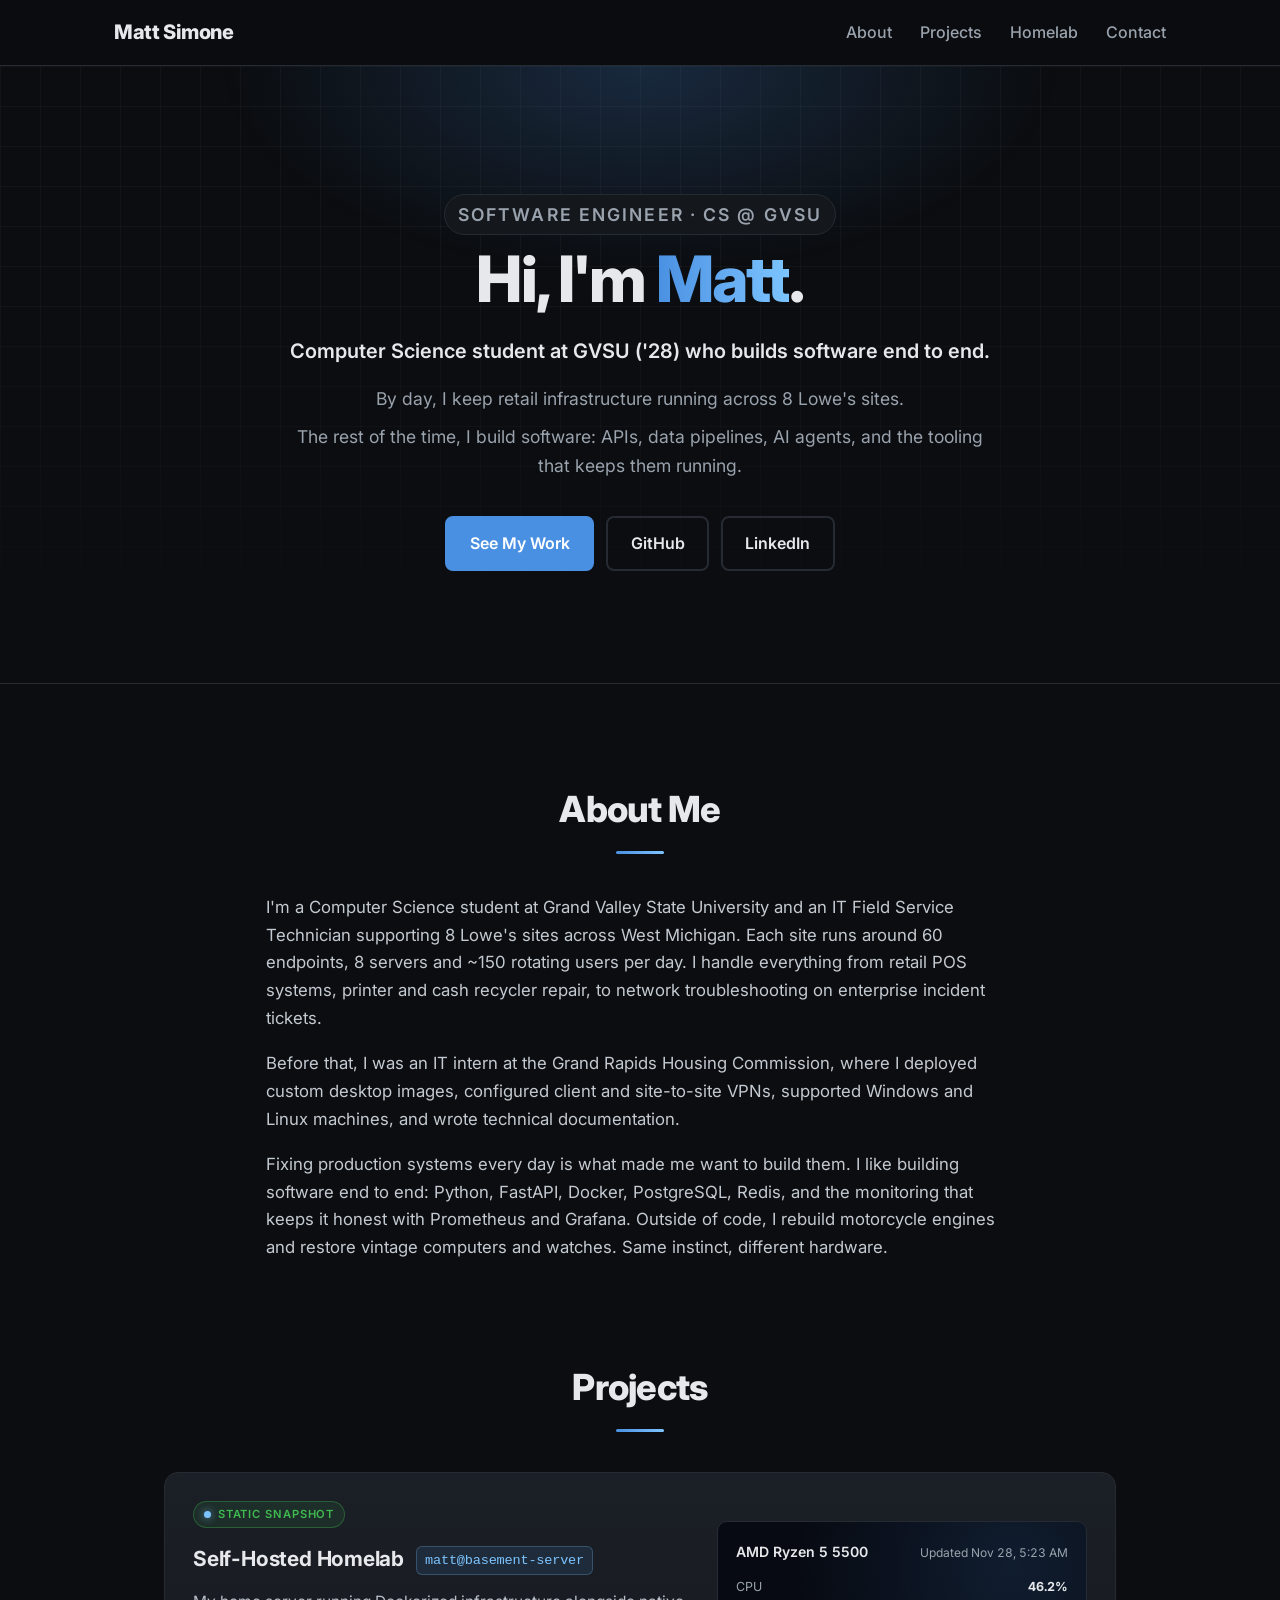
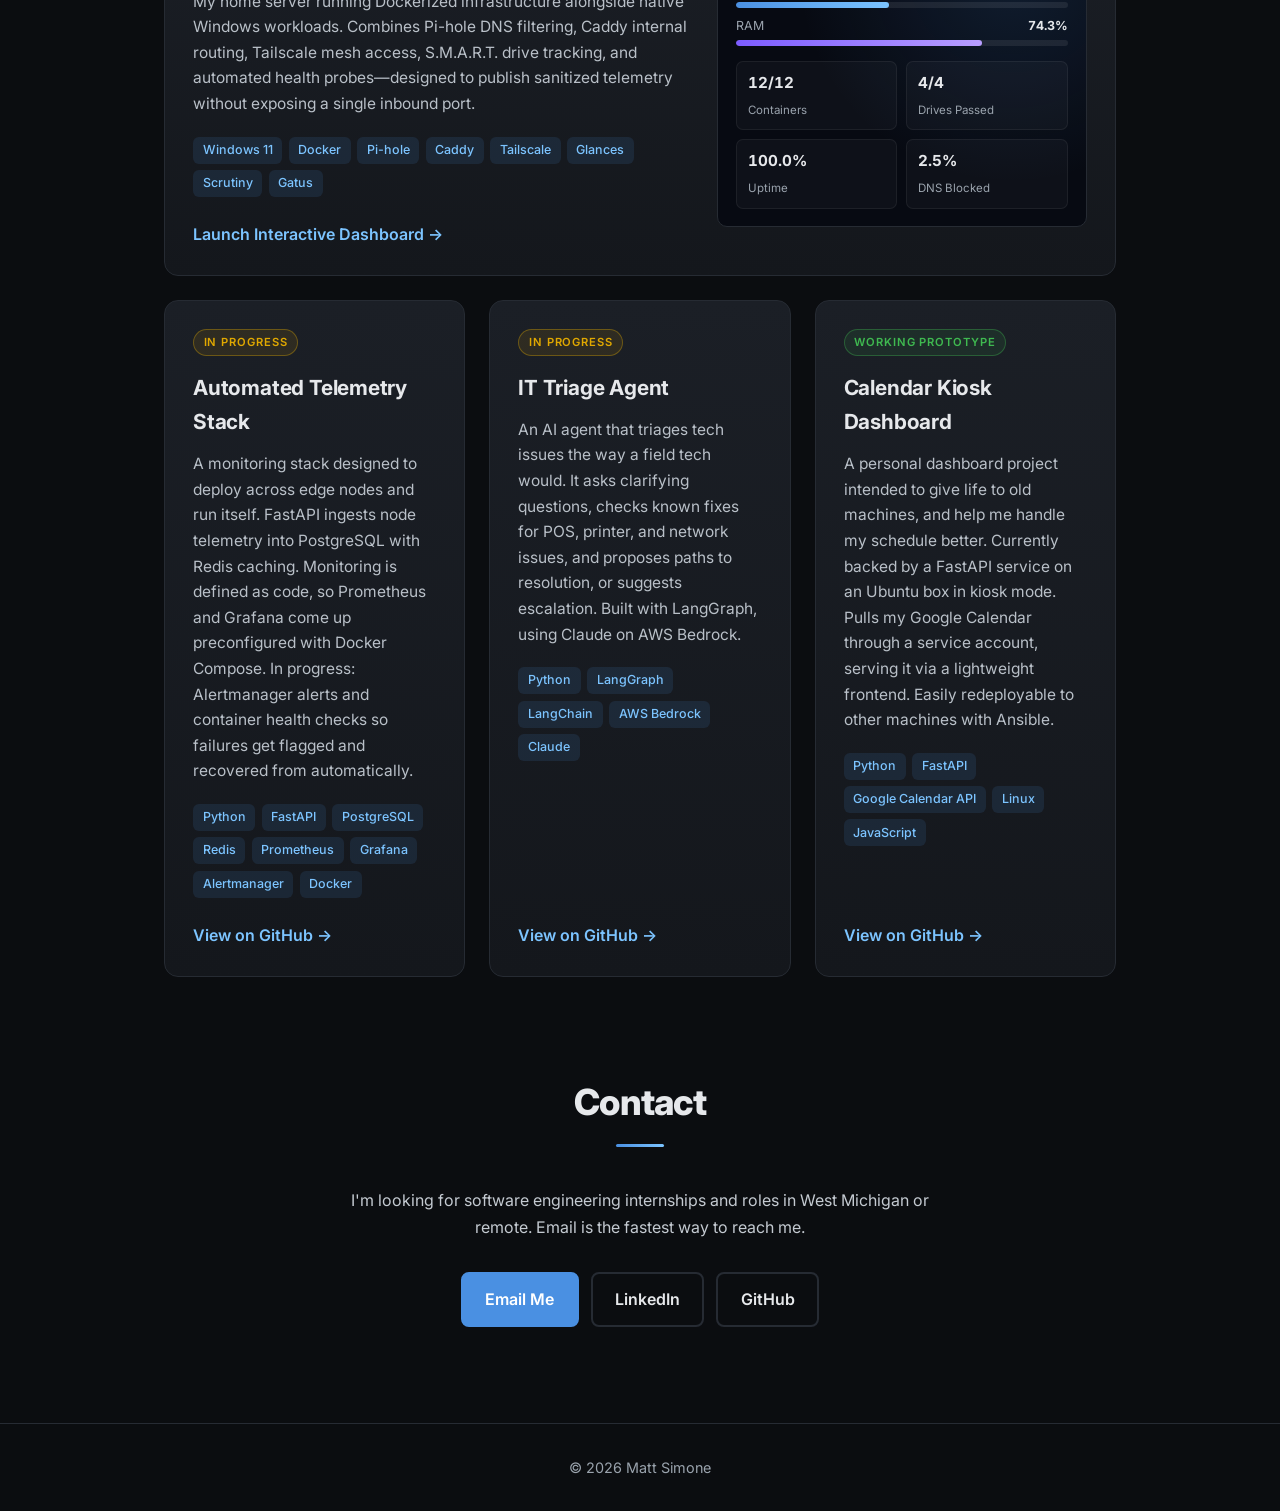
<file: index.html>
<!DOCTYPE html>
<html lang="en">
<head>
  <meta charset="UTF-8">
  <meta name="viewport" content="width=device-width, initial-scale=1.0">
  <title>Matt Simone | Software Engineer</title>
  <meta name="description" content="Matt Simone — Computer Science student at GVSU and IT field service technician building software across the stack with Python, FastAPI, Docker, PostgreSQL, and AI tooling.">
  <meta name="author" content="Matt Simone">
  <link rel="canonical" href="https://www.mjsimone.com/">
  <meta name="theme-color" content="#111111">

  <!-- Link preview card (LinkedIn, Slack, iMessage, X) -->
  <meta property="og:type" content="website">
  <meta property="og:url" content="https://www.mjsimone.com/">
  <meta property="og:title" content="Matt Simone | Software Engineer">
  <meta property="og:description" content="CS @ GVSU. I keep retail infrastructure running across 8 Lowe's sites and build software on the side.">
  <meta property="og:image" content="https://www.mjsimone.com/og-preview.png">
  <meta property="og:image:width" content="1200">
  <meta property="og:image:height" content="630">
  <meta name="twitter:card" content="summary_large_image">
  <meta name="twitter:title" content="Matt Simone | Software Engineer">
  <meta name="twitter:description" content="CS @ GVSU. I keep retail infrastructure running across 8 Lowe's sites and build software on the side.">
  <meta name="twitter:image" content="https://www.mjsimone.com/og-preview.png">

  <link rel="icon" href="data:image/svg+xml,<svg xmlns='http://www.w3.org/2000/svg' viewBox='0 0 64 64'><rect width='64' height='64' rx='12' fill='%23111'/><text x='50%25' y='54%25' dominant-baseline='middle' text-anchor='middle' font-family='Arial,sans-serif' font-weight='700' font-size='28' fill='%234a90e2'>MS</text></svg>">
  <link rel="preconnect" href="https://fonts.googleapis.com">
  <link rel="preconnect" href="https://fonts.gstatic.com" crossorigin>
  <link href="https://fonts.googleapis.com/css2?family=Inter:wght@400;500;600;700;800&display=swap" rel="stylesheet">
  <link rel="stylesheet" href="style.css">
</head>
<body>
  <a class="skip-link" href="#main">Skip to content</a>

  <header>

    <nav class="navbar" aria-label="Primary">
      <a class="logo" href="#hero">Matt Simone</a>
      <ul class="nav-links">
        <li><a href="#about">About</a></li>
        <li><a href="#projects">Projects</a></li>
        <li><a href="homelab/">Homelab</a></li>
        <li><a href="#contact">Contact</a></li>
      </ul>
    </nav>
  </header>

  <main id="main">
    <!-- Hero -->
    <section class="hero" id="hero">
      <div class="hero-content">
        <p class="eyebrow">Software Engineer · CS @ GVSU</p>
        <h1>Hi, I'm <span class="accent">Matt</span>.</h1>
        <p class="hero-tagline">
          Computer Science student at GVSU ('28) who builds software end to end.
        </p>
        <p>
          By day, I keep retail infrastructure running across 8 Lowe's sites.
        </p>
        <p>
          The rest of the time, I build software: APIs, data pipelines, AI agents, and the tooling that keeps them running.
        </p>
        <div class="hero-actions">
          <a href="#projects" class="btn">See My Work</a>
          <a href="https://github.com/mattjsim1" class="btn btn-outline" target="_blank" rel="noopener">GitHub</a>
          <a href="https://www.linkedin.com/in/mattsimone" class="btn btn-outline" target="_blank" rel="noopener">LinkedIn</a>
          <!-- <a href="resume.pdf" class="btn btn-outline" target="_blank" rel="noopener">Resume</a> -->
        </div>
      </div>
    </section>  

    <!-- About -->
    <section id="about" class="section about" aria-labelledby="about-heading">
      <h2 id="about-heading">About Me</h2>
      <p>
        I'm a Computer Science student at Grand Valley State University and an IT Field Service
        Technician supporting 8 Lowe's sites across West Michigan. Each site runs
        around 60 endpoints, 8 servers and ~150 rotating users per day. I handle everything from retail POS systems,
        printer and cash recycler repair, to network troubleshooting on enterprise incident tickets.
      </p>
      <p>
        Before that, I was an IT intern at the Grand Rapids Housing Commission, where I deployed custom
        desktop images, configured client and site-to-site VPNs, supported Windows and Linux machines,
        and wrote technical documentation.
      </p>
      <p>
        Fixing production systems every day is what made me want to build them. I like building software
        end to end: Python, FastAPI, Docker, PostgreSQL, Redis, and the monitoring that keeps it
        honest with Prometheus and Grafana. Outside of code, I rebuild motorcycle engines and restore vintage
        computers and watches. Same instinct, different hardware.
      </p>
    </section>

    <!-- Projects -->
    <section id="projects" class="section projects" aria-labelledby="projects-heading">
      <h2 id="projects-heading">Projects</h2>
      <div class="projects-grid">

        <article class="project-card homelab-feature">
          <div class="homelab-feature-copy">
            <span class="status status-live">
              <span class="live-dot is-preview" id="hl-card-dot" aria-hidden="true"></span>
              <span id="hl-card-mode">Interactive Preview</span>
            </span>
            <h3>Self-Hosted Homelab <span class="homelab-prompt" id="hl-card-prompt">matt@basement-server</span></h3>
            <p>
              My home server running Dockerized infrastructure alongside native Windows workloads. Combines
              Pi-hole DNS filtering, Caddy internal routing, Tailscale mesh access, S.M.A.R.T. drive tracking,
              and automated health probes—designed to publish sanitized telemetry without exposing a single inbound port.
            </p>
            <ul class="tags" aria-label="Tech stack">
              <li>Windows 11</li><li>Docker</li><li>Pi-hole</li><li>Caddy</li><li>Tailscale</li><li>Glances</li><li>Scrutiny</li><li>Gatus</li>
            </ul>
            <a href="homelab/" class="btn-small">Launch Interactive Dashboard</a>
          </div>

          <div class="homelab-pulse-panel" aria-label="Sanitized homelab telemetry preview">
            <div class="pulse-panel-head">
              <span class="pulse-panel-cpu" id="hl-cpu-model">AMD Ryzen 5 5500</span>
              <span class="pulse-panel-age" id="hl-updated">Updated just now</span>
            </div>
            <div class="pulse-panel-bars">
              <div class="pulse-bar-row">
                <div class="pulse-bar-label"><span>CPU</span><strong id="hl-cpu-pct">14.2%</strong></div>
                <div class="pulse-bar-track"><div class="pulse-bar-fill cpu" id="hl-cpu-bar" style="width:14.2%"></div></div>
              </div>
              <div class="pulse-bar-row">
                <div class="pulse-bar-label"><span>RAM</span><strong id="hl-mem-pct">62.4%</strong></div>
                <div class="pulse-bar-track"><div class="pulse-bar-fill mem" id="hl-mem-bar" style="width:62.4%"></div></div>
              </div>
            </div>
            <div class="pulse-panel-stats">
              <div class="pulse-stat"><strong id="hl-containers">12/12</strong><span>Containers</span></div>
              <div class="pulse-stat"><strong id="hl-drives">4/4</strong><span>Drives Passed</span></div>
              <div class="pulse-stat"><strong id="hl-uptime">99.4%</strong><span>Uptime</span></div>
              <div class="pulse-stat"><strong id="hl-dns">2.5%</strong><span>DNS Blocked</span></div>
            </div>
          </div>
        </article>

        <article class="project-card">
          <span class="status">In progress</span>
          <h3>Automated Telemetry Stack</h3>
          <p>
            A monitoring stack designed to deploy across edge nodes and run itself. FastAPI ingests
            node telemetry into
            PostgreSQL with Redis caching. Monitoring is defined as code, so Prometheus and Grafana
            come up preconfigured with Docker Compose. In progress: Alertmanager alerts and container
            health checks so failures get flagged and recovered from automatically.
          </p>
          <ul class="tags" aria-label="Tech stack">
            <li>Python</li><li>FastAPI</li><li>PostgreSQL</li><li>Redis</li><li>Prometheus</li><li>Grafana</li><li>Alertmanager</li><li>Docker</li>
          </ul>
          <a href="https://github.com/mattjsim1" class="btn-small" target="_blank" rel="noopener">View on GitHub</a>
        </article>

        <article class="project-card">
          <span class="status">In progress</span>
          <h3>IT Triage Agent</h3>
          <p>
            An AI agent that triages tech issues the way a field tech would. It asks clarifying
            questions, checks known fixes for POS, printer, and network issues, and proposes 
            paths to resolution, or suggests escalation. Built with LangGraph, using
            Claude on AWS Bedrock.
          </p>
          <ul class="tags" aria-label="Tech stack">
            <li>Python</li><li>LangGraph</li><li>LangChain</li><li>AWS Bedrock</li><li>Claude</li>
          </ul>
          <a href="https://github.com/mattjsim1" class="btn-small" target="_blank" rel="noopener">View on GitHub</a>
        </article>

        <article class="project-card">
          <span class="status status-prototype">Working prototype</span>
          <h3>Calendar Kiosk Dashboard</h3>
          <p>
            A personal dashboard project intended to give life to old machines, and help me handle my schedule better. 
            Currently backed by a FastAPI service on an Ubuntu box in kiosk mode. Pulls my Google Calendar through a service account,
            serving it via a lightweight frontend. Easily redeployable to other machines with Ansible.
      
          </p>
          <ul class="tags" aria-label="Tech stack">
            <li>Python</li><li>FastAPI</li><li>Google Calendar API</li><li>Linux</li><li>JavaScript</li>
          </ul>
          <a href="https://github.com/mattjsim1" class="btn-small" target="_blank" rel="noopener">View on GitHub</a>
        </article>

      </div>
    </section>

    <!-- Contact: plain links instead of a form that didn't send anywhere -->
    <section id="contact" class="section contact" aria-labelledby="contact-heading">
      <h2 id="contact-heading">Contact</h2>
      <p>
        I'm looking for software engineering internships and roles in West Michigan or remote. Email is the fastest way to reach me.
      </p>
      <ul class="contact-links">
        <li><a href="mailto:mattjsim1@gmail.com" class="btn">Email Me</a></li>
        <li><a href="https://www.linkedin.com/in/mattsimone" class="btn btn-outline" target="_blank" rel="noopener">LinkedIn</a></li>
        <li><a href="https://github.com/mattjsim1" class="btn btn-outline" target="_blank" rel="noopener">GitHub</a></li>
      </ul>
    </section>
  </main>

  <footer>
    <p>&copy; 2026 Matt Simone</p>
  </footer>

  <script>
    (() => {
      const LIVE_SNAPSHOT_URL = "https://homelab-telemetry.mattman0396.workers.dev/api/snapshot";
      const STATIC_SNAPSHOT_URL = "homelab/data/snapshot.json";
      const LIVE_TIMEOUT_MS = 3500;

      async function fetchWithTimeout(url, ms) {
        const controller = typeof AbortController !== "undefined" ? new AbortController() : null;
        const timer = controller ? setTimeout(() => controller.abort(), ms) : null;
        try {
          return await fetch(url, controller ? { signal: controller.signal } : {});
        } finally {
          if (timer !== null) clearTimeout(timer);
        }
      }

      async function loadSnapshot() {
        try {
          const res = await fetchWithTimeout(LIVE_SNAPSHOT_URL, LIVE_TIMEOUT_MS);
          if (res.ok) {
            const data = await res.json();
            if (data && typeof data === "object") {
              return { snap: data, source: "live" };
            }
          }
        } catch (_) {
          // Fall back to static snapshot
        }
        const res = await fetch(STATIC_SNAPSHOT_URL, { cache: "no-store" });
        if (!res.ok) return null;
        const data = await res.json();
        return data && typeof data === "object" ? { snap: data, source: "static" } : null;
      }

      function formatTimestamp(iso) {
        if (!iso) return "";
        const d = new Date(iso);
        if (Number.isNaN(d.getTime())) return "";
        return d.toLocaleString("en-US", {
          month: "short",
          day: "numeric",
          hour: "numeric",
          minute: "2-digit",
        });
      }

      async function hydrate() {
        try {
          const loaded = await loadSnapshot();
          if (!loaded) return;
          const { snap, source } = loaded;

          const dot = document.getElementById("hl-card-dot");
          const mode = document.getElementById("hl-card-mode");
          if (dot) {
            dot.className = source === "live" ? "live-dot" : "live-dot is-preview";
          }
          if (mode) {
            mode.textContent = source === "live" ? "Live Telemetry" : "Static Snapshot";
          }

          const g = snap.glances || {};
          const ql = g.quicklook || {};
          if (ql.cpu_name) {
            document.getElementById("hl-cpu-model").textContent = ql.cpu_name;
          }
          const cpuPct = (g.cpu && g.cpu.total != null) ? g.cpu.total : ql.cpu;
          if (cpuPct != null) {
            const val = Number(cpuPct);
            document.getElementById("hl-cpu-pct").textContent = `${val.toFixed(1)}%`;
            document.getElementById("hl-cpu-bar").style.width = `${Math.min(100, Math.max(0, val))}%`;
          }
          const memPct = (g.mem && g.mem.percent != null) ? g.mem.percent : ql.mem;
          if (memPct != null) {
            const val = Number(memPct);
            document.getElementById("hl-mem-pct").textContent = `${val.toFixed(1)}%`;
            document.getElementById("hl-mem-bar").style.width = `${Math.min(100, Math.max(0, val))}%`;
          }

          if (snap.dockhand && snap.dockhand.running != null && snap.dockhand.total != null) {
            document.getElementById("hl-containers").textContent = `${snap.dockhand.running}/${snap.dockhand.total}`;
          }

          if (Array.isArray(snap.scrutiny)) {
            const passed = snap.scrutiny.filter((d) => d.device_status === 0).length;
            document.getElementById("hl-drives").textContent = `${passed}/${snap.scrutiny.length}`;
          }

          if (Array.isArray(snap.gatus) && snap.gatus.length) {
            let totalChecks = 0;
            let okChecks = 0;
            snap.gatus.forEach((ep) => {
              (ep.results || []).forEach((r) => {
                totalChecks += 1;
                if (r.success) okChecks += 1;
              });
            });
            const pct = totalChecks ? (okChecks / totalChecks) * 100 : 100;
            document.getElementById("hl-uptime").textContent = `${pct.toFixed(1)}%`;
          }

          const formatted = formatTimestamp(snap.sampledAt);
          if (formatted) {
            document.getElementById("hl-updated").textContent = `Updated ${formatted}`;
          }
        } catch (_) {
          // Leave placeholder values intact on failure
        }
      }

      hydrate();
    })();
  </script>
</body>
</html>
</file>
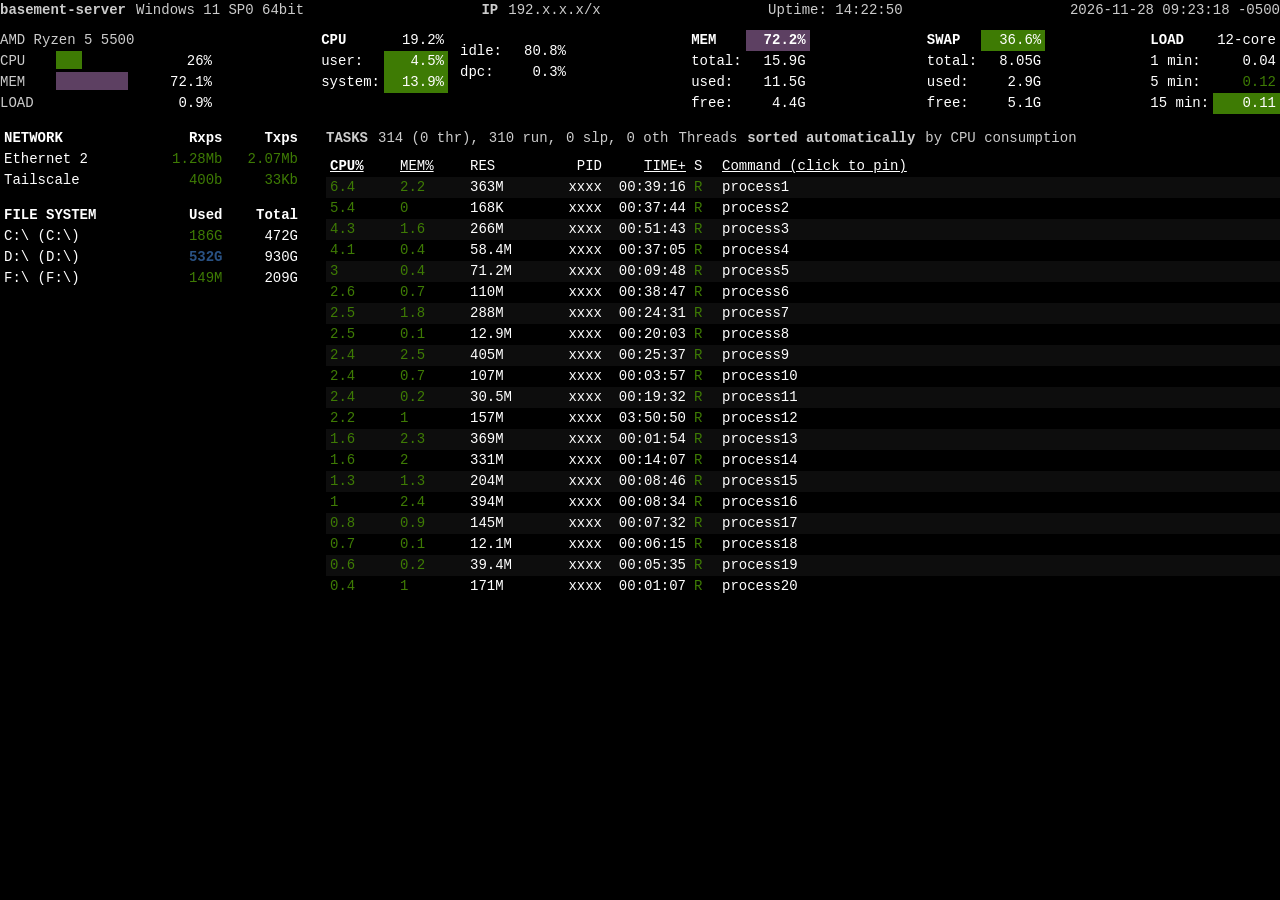
<file: homelab/glances/index.html>
<!DOCTYPE html>
<html lang="en" data-bs-theme="dark">

<head>
  <meta http-equiv="Content-Type" content="text/html; charset=utf-8" />
  <meta name="viewport" content="width=device-width, initial-scale=1.0" />
  <title>Glances</title>

  <link rel="icon" type="image/x-icon" href="static/favicon.ico" />
  <script>
    window.__GLANCES__ = {
      'refresh-time': '60'
    };

    (() => {
      const LIVE_URL = 'https://homelab-telemetry.mattman0396.workers.dev/api/glances';
      const SNAPSHOT_URL = '../data/glances.json';
      const origFetch = window.fetch.bind(window);
      let snapPromise = null;

      function fetchLiveWithTimeout(url, ms) {
        const controller = typeof AbortController !== 'undefined' ? new AbortController() : null;
        const timer = controller ? setTimeout(() => controller.abort(), ms) : null;
        const opts = controller ? { signal: controller.signal } : {};
        return origFetch(url, opts).finally(() => {
          if (timer !== null) clearTimeout(timer);
        });
      }

      function getSnapshot() {
        if (!snapPromise) {
          snapPromise = fetchLiveWithTimeout(LIVE_URL, 3500)
            .then((r) => {
              if (!r.ok) throw new Error('Live HTTP ' + r.status);
              return r.json();
            })
            .then((data) => {
              if (!data || typeof data !== 'object' || !data.all) {
                throw new Error('Invalid live payload');
              }
              return data;
            })
            .catch(() => origFetch(SNAPSHOT_URL, { cache: 'no-store' }).then((r) => r.json()));
        }
        return snapPromise;
      }

      const ROUTES = {
        'api/4/all/views': (s) => s.views,
        'api/4/all/limits': (s) => s.limits,
        'api/4/all': (s) => {
          const all = s.all || {};
          return {
            ...all,
            npu: all.npu ?? [],
            connections: all.connections ?? {},
            ports: all.ports ?? [],
            containers: all.containers ?? [],
            diskio: all.diskio ?? [],
            sensors: all.sensors ?? [],
          };
        },
        'api/4/args': (s) => s.args,
        'api/4/config': (s) => s.config,
        'api/4/help': (s) => (s.all && s.all.help) || {},
      };

      window.fetch = function (input, init) {
        const rawUrl = typeof input === 'string' ? input : (input && input.url) || '';
        const cleanPath = rawUrl.split('?')[0].replace(/^https?:\/\/[^/]+/, '').replace(/^\/+/, '');
        for (const [suffix, pick] of Object.entries(ROUTES)) {
          if (cleanPath === suffix || cleanPath.endsWith('/' + suffix)) {
            return getSnapshot().then(
              (s) =>
                new Response(JSON.stringify(pick(s)), {
                  status: 200,
                  headers: { 'Content-Type': 'application/json' },
                })
            );
          }
        }
        if (cleanPath.startsWith('api/4/') || cleanPath.includes('/api/4/')) {
          return Promise.resolve(
            new Response('{}', {
              status: 200,
              headers: { 'Content-Type': 'application/json' },
            })
          );
        }
        return origFetch(input, init);
      };
    })();
  </script>
  <script src="static/glances.js" defer></script>
</head>

<body>
  <div id="app"></div>
</body>

</html>
</file>
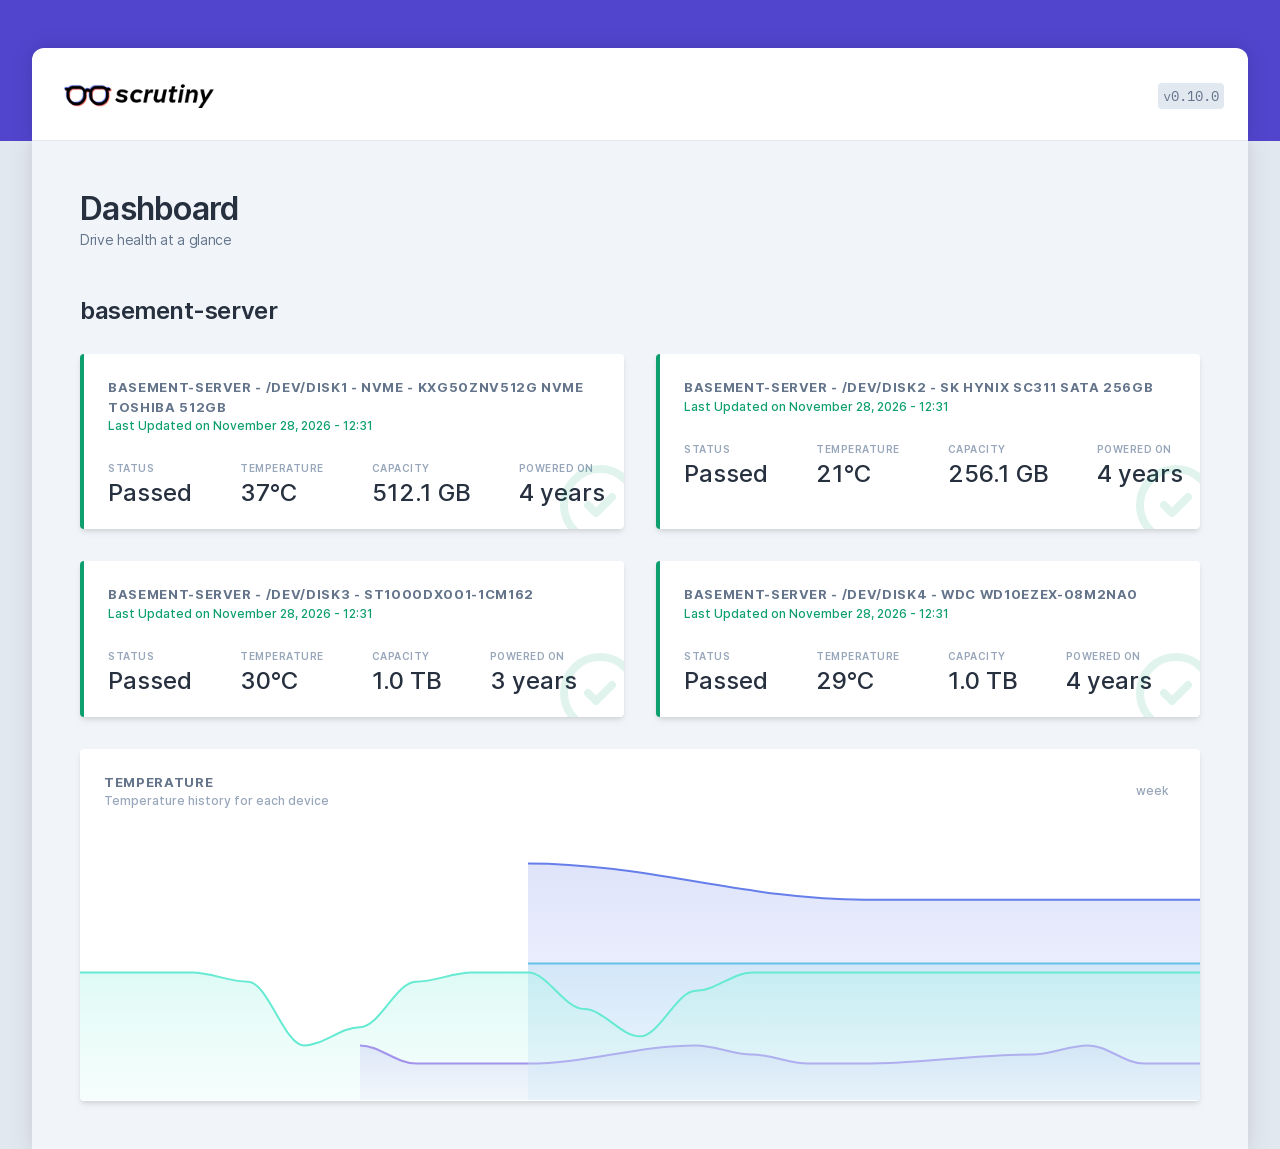
<file: homelab/scrutiny/index.html>
<!DOCTYPE html><html lang="en"><head>
        <meta charset="utf-8">
        <title>scrutiny</title>

        <script>
            (function () {
                var p = window.location.pathname;
                var i = p.indexOf('/scrutiny');
                var base = i >= 0 ? p.slice(0, i + 9) + '/' : '/';
                window.__SCRUTINY_BASE__ = base.replace(/\/$/, '') || '/';
                var baseEl = document.createElement('base');
                baseEl.setAttribute('href', base);
                document.head.appendChild(baseEl);

                var liveUrl = 'https://homelab-telemetry.mattman0396.workers.dev/api/scrutiny';
                var snapUrl = window.location.origin + base + '../data/scrutiny.json';
                var origFetch = window.fetch.bind(window);
                var snapPromise = null;

                function fetchLiveWithTimeout(url, ms) {
                    var controller = typeof AbortController !== 'undefined' ? new AbortController() : null;
                    var timer = controller ? setTimeout(function () { controller.abort(); }, ms) : null;
                    var opts = controller ? { signal: controller.signal } : {};
                    return origFetch(url, opts).finally(function () {
                        if (timer !== null) clearTimeout(timer);
                    });
                }

                function getSnapshot() {
                    if (!snapPromise) {
                        snapPromise = fetchLiveWithTimeout(liveUrl, 3500)
                            .then(function (r) {
                                if (!r.ok) throw new Error('Live HTTP ' + r.status);
                                return r.json();
                            })
                            .then(function (data) {
                                if (!data || typeof data !== 'object' || !data.summary) {
                                    throw new Error('Invalid live payload');
                                }
                                return data;
                            })
                            .catch(function () {
                                return origFetch(snapUrl, { cache: 'no-store' }).then(function (r) { return r.json(); });
                            });
                    }
                    return snapPromise;
                }

                function resolveApiPayload(rawUrl, method, snap) {
                    var clean = String(rawUrl || '').split('?')[0].replace(/^https?:\/\/[^/]+/, '').replace(/^\/+/, '');
                    var apiIdx = clean.indexOf('api/');
                    if (apiIdx < 0) return { matched: false };
                    var apiPath = clean.slice(apiIdx);
                    if (method && method.toUpperCase() !== 'GET') {
                        return { matched: true, data: { success: true } };
                    }
                    if (apiPath === 'api/summary/temp') return { matched: true, data: snap.temp };
                    if (apiPath === 'api/summary') return { matched: true, data: snap.summary };
                    if (apiPath === 'api/settings') return { matched: true, data: snap.settings };
                    var m = apiPath.match(/^api\/device\/([^/]+)\/details$/);
                    if (m && snap.details && snap.details[m[1]]) {
                        return { matched: true, data: snap.details[m[1]] };
                    }
                    return { matched: true, data: { success: true, data: {} } };
                }

                window.fetch = function (input, init) {
                    var url = typeof input === 'string' ? input : (input && input.url) || '';
                    var method = (init && init.method) || (typeof input !== 'string' && input && input.method) || 'GET';
                    var clean = String(url).split('?')[0];
                    if (clean.indexOf('/api/') >= 0 || clean.indexOf('api/') === 0) {
                        return getSnapshot().then(function (snap) {
                            var res = resolveApiPayload(url, method, snap);
                            return new Response(JSON.stringify(res.data), {
                                status: 200,
                                headers: { 'Content-Type': 'application/json' }
                            });
                        });
                    }
                    return origFetch(input, init);
                };

                var origOpen = XMLHttpRequest.prototype.open;
                var origSend = XMLHttpRequest.prototype.send;

                XMLHttpRequest.prototype.open = function (method, url) {
                    this._shimMethod = method || 'GET';
                    this._shimUrl = String(url || '');
                    return origOpen.apply(this, arguments);
                };

                XMLHttpRequest.prototype.send = function () {
                    var xhr = this;
                    var clean = xhr._shimUrl.split('?')[0];
                    if (clean.indexOf('/api/') >= 0 || clean.indexOf('api/') === 0) {
                        getSnapshot().then(function (snap) {
                            var res = resolveApiPayload(xhr._shimUrl, xhr._shimMethod, snap);
                            var jsonText = JSON.stringify(res.data);
                            var respVal = xhr.responseType === 'json' ? res.data : jsonText;
                            Object.defineProperty(xhr, 'readyState', { configurable: true, get: function () { return 4; } });
                            Object.defineProperty(xhr, 'status', { configurable: true, get: function () { return 200; } });
                            Object.defineProperty(xhr, 'statusText', { configurable: true, get: function () { return 'OK'; } });
                            Object.defineProperty(xhr, 'responseText', { configurable: true, get: function () { return jsonText; } });
                            Object.defineProperty(xhr, 'response', { configurable: true, get: function () { return respVal; } });
                            Object.defineProperty(xhr, 'responseURL', { configurable: true, get: function () { return xhr._shimUrl; } });
                            xhr.getResponseHeader = function (name) {
                                return name && name.toLowerCase() === 'content-type' ? 'application/json' : null;
                            };
                            xhr.getAllResponseHeaders = function () {
                                return 'content-type: application/json\r\n';
                            };
                            xhr.dispatchEvent(new Event('readystatechange'));
                            xhr.dispatchEvent(new ProgressEvent('load'));
                            xhr.dispatchEvent(new ProgressEvent('loadend'));
                        });
                        return;
                    }
                    return origSend.apply(this, arguments);
                };

                function applyReadOnlyUi() {
                    var btns = document.querySelectorAll('button.mat-stroked-button, .mat-menu-panel button, .mat-menu-item');
                    for (var i = 0; i < btns.length; i++) {
                        var txt = (btns[i].textContent || '').trim().toLowerCase();
                        if (txt.indexOf('archived') >= 0 || txt.indexOf('export') >= 0 || txt.indexOf('settings') >= 0) {
                            btns[i].style.setProperty('display', 'none', 'important');
                        }
                    }
                    var rowMenus = document.querySelectorAll('div.ml-auto button.mat-menu-trigger');
                    for (var j = 0; j < rowMenus.length; j++) {
                        rowMenus[j].style.setProperty('display', 'none', 'important');
                    }
                }

                function startReadOnlyObserver() {
                    if (!document.body) return;
                    applyReadOnlyUi();
                    new MutationObserver(applyReadOnlyUi).observe(document.body, { childList: true, subtree: true });
                }

                if (document.readyState === 'loading') {
                    document.addEventListener('DOMContentLoaded', startReadOnlyObserver);
                } else {
                    startReadOnlyObserver();
                }
            })();
        </script>
        <style>
            /* Read-only portfolio gating: hide mobile overflow & drive-row action menu */
            div.hidden.xs\:flex,
            div.ml-auto button.mat-menu-trigger {
                display: none !important;
            }
        </style>

        <meta name="viewport" content="width=device-width, height=device-height, initial-scale=1.0, minimum-scale=1.0">

        <!-- Favicon -->
        <link rel="apple-touch-icon" sizes="57x57" href="apple-icon-57x57.png">
        <link rel="apple-touch-icon" sizes="60x60" href="apple-icon-60x60.png">
        <link rel="apple-touch-icon" sizes="72x72" href="apple-icon-72x72.png">
        <link rel="apple-touch-icon" sizes="76x76" href="apple-icon-76x76.png">
        <link rel="apple-touch-icon" sizes="114x114" href="apple-icon-114x114.png">
        <link rel="apple-touch-icon" sizes="120x120" href="apple-icon-120x120.png">
        <link rel="apple-touch-icon" sizes="144x144" href="apple-icon-144x144.png">
        <link rel="apple-touch-icon" sizes="152x152" href="apple-icon-152x152.png">
        <link rel="apple-touch-icon" sizes="180x180" href="apple-icon-180x180.png">
        <link rel="icon" type="image/png" sizes="192x192" href="android-icon-192x192.png">
        <link rel="icon" type="image/png" sizes="32x32" href="favicon-32x32.png">
        <link rel="icon" type="image/png" sizes="96x96" href="favicon-96x96.png">
        <link rel="icon" type="image/png" sizes="16x16" href="favicon-16x16.png">
        <link rel="manifest" href="./manifest.json">
        <meta name="msapplication-TileColor" content="#ffffff">
        <meta name="msapplication-TileImage" content="ms-icon-144x144.png">
        <meta name="theme-color" content="#ffffff">


        <!-- Fonts -->
        <link href="assets/fonts/roboto/roboto.css" rel="stylesheet" media="print" onload="this.media='all'"><noscript><link rel="stylesheet" href="assets/fonts/roboto/roboto.css"></noscript>

        <link href="assets/fonts/ibm-plex-mono/ibm-plex-mono.css" rel="stylesheet" media="print" onload="this.media='all'"><noscript><link rel="stylesheet" href="assets/fonts/ibm-plex-mono/ibm-plex-mono.css"></noscript>

        <link href="assets/fonts/inter/inter.css" rel="stylesheet" media="print" onload="this.media='all'"><noscript><link rel="stylesheet" href="assets/fonts/inter/inter.css"></noscript>

        <!-- Icon Fonts -->
        <link href="assets/fonts/material-icons/material-icons.css" rel="stylesheet" media="print" onload="this.media='all'"><noscript><link rel="stylesheet" href="assets/fonts/material-icons/material-icons.css"></noscript>

        <!-- Splash screen styles -->
        <style>
            body treo-splash-screen {
                display: flex;
                flex-direction: column;
                align-items: center;
                justify-content: center;
                position: fixed;
                top: 0;
                left: 0;
                right: 0;
                bottom: 0;
                background-color: #1A202E;
                color: #FBFDFE;
                z-index: 999999;
                pointer-events: none;
                opacity: 1;
                visibility: visible;
                transition: opacity 400ms cubic-bezier(0.4, 0, 0.2, 1);
            }

            body treo-splash-screen img {
                width: 120px;
                max-width: 120px;
            }

            body treo-splash-screen .spinner {
                display: flex;
                align-items: center;
                justify-content: space-between;
                margin-top: 40px;
                width: 56px;
            }

            body treo-splash-screen .spinner > div {
                width: 12px;
                height: 12px;
                background-color: #F50057;
                border-radius: 100%;
                display: inline-block;
                -webkit-animation: treo-bouncedelay 1s infinite ease-in-out both;
                animation: treo-bouncedelay 1s infinite ease-in-out both;
            }

            body treo-splash-screen .spinner .bounce1 {
                -webkit-animation-delay: -0.32s;
                animation-delay: -0.32s;
            }

            body treo-splash-screen .spinner .bounce2 {
                -webkit-animation-delay: -0.16s;
                animation-delay: -0.16s;
            }

            @-webkit-keyframes treo-bouncedelay {
                0%, 80%, 100% {
                    -webkit-transform: scale(0)
                }
                40% {
                    -webkit-transform: scale(1.0)
                }
            }

            @keyframes treo-bouncedelay {
                0%, 80%, 100% {
                    -webkit-transform: scale(0);
                    transform: scale(0);
                }
                40% {
                    -webkit-transform: scale(1.0);
                    transform: scale(1.0);
                }
            }

            body:not(.treo-splash-screen-hidden) {
                overflow: hidden;
            }

            body.treo-splash-screen-hidden treo-splash-screen {
                visibility: hidden;
                opacity: 0;
            }
        </style>

    <style>@charset "UTF-8";html{line-height:1.15;-webkit-text-size-adjust:100%}body{margin:0}img{border-style:none}html{box-sizing:border-box;font-family:sans-serif}*,*:before,*:after{box-sizing:inherit}html{font-family:-apple-system,BlinkMacSystemFont,Segoe UI,Roboto,Helvetica Neue,Arial,Noto Sans,sans-serif,"Apple Color Emoji","Segoe UI Emoji",Segoe UI Symbol,"Noto Color Emoji";line-height:1.5}*,*:before,*:after{border-width:0;border-style:solid}img{border-style:solid}img{display:block;vertical-align:middle}img{max-width:100%;height:auto}*{text-rendering:optimizeLegibility;-o-text-rendering:optimizeLegibility;-ms-text-rendering:optimizeLegibility;-moz-text-rendering:optimizeLegibility;-webkit-text-rendering:optimizeLegibility;-webkit-tap-highlight-color:transparent}*:focus{outline:none!important}html,body{display:flex;flex-direction:column;flex:1 1 auto;width:100%;min-height:100%;-webkit-font-smoothing:auto;-moz-osx-font-smoothing:auto}img{width:100%;vertical-align:top}html{font-size:16px}body{font-size:.875rem;font-family:Inter,system-ui,-apple-system,BlinkMacSystemFont,Segoe UI,Roboto,Helvetica Neue,Arial,Noto Sans,sans-serif,"Apple Color Emoji","Segoe UI Emoji",Segoe UI Symbol,"Noto Color Emoji"}.treo-theme-light{color:#27303f;background-color:#f1f5f9}.treo-theme-light *,.treo-theme-light *:before,.treo-theme-light *:after{border-color:#e2e8f0}</style><link rel="stylesheet" href="styles.ebe2a559042b9da6.css" media="print" onload="this.media='all'"><noscript><link rel="stylesheet" href="styles.ebe2a559042b9da6.css"></noscript></head>

    <body class="treo-theme-light">

        <!-- Splash screen -->
        <treo-splash-screen>
            <img src="assets/images/logo/scrutiny-logo-white.svg" alt="Scrutiny logo">
            <div class="spinner">
                <div class="bounce1"></div>
                <div class="bounce2"></div>
                <div class="bounce3"></div>
            </div>
        </treo-splash-screen>

        <!-- App root -->
        <app-root></app-root>

    <script src="runtime.cbcf33e855e09efb.js" type="module"></script><script src="polyfills.79a033ed2da1aef5.js" type="module"></script><script src="main.124a69d5b4059092.js?v=2" type="module"></script>


</body></html>
</file>
<file: style.css>
:root {
  --bg: #0b0d10;
  --surface: #14171c;
  --surface-2: #1b1f26;
  --border: #262b33;
  --text: #e6e8eb;
  --muted: #9aa3ad;
  --accent: #4a90e2;
  --accent-2: #7cc4ff;
  --warn: #e0a800;
  --ok: #3fb950;
  --radius: 14px;
}

* { margin: 0; padding: 0; box-sizing: border-box; }

html { scroll-behavior: smooth; scroll-padding-top: 5rem; }

body {
  font-family: 'Inter', system-ui, -apple-system, Segoe UI, Roboto, sans-serif;
  background: var(--bg);
  color: var(--text);
  line-height: 1.65;
  -webkit-font-smoothing: antialiased;
}

a { color: var(--accent); }

/* Skip link */
.skip-link {
  position: absolute; left: -9999px; top: 0;
  padding: 0.5rem 1rem; background: var(--accent); color: #fff; z-index: 2000;
}
.skip-link:focus { left: 1rem; top: 1rem; }

/* Navbar */
header {
  position: sticky; top: 0; z-index: 1000;
  background: rgba(11, 13, 16, 0.75);
  backdrop-filter: blur(10px);
  -webkit-backdrop-filter: blur(10px);
  border-bottom: 1px solid var(--border);
}
.navbar {
  max-width: 1100px; margin: auto;
  display: flex; justify-content: space-between; align-items: center;
  padding: 1rem 1.5rem;
}
.logo { font-weight: 800; font-size: 1.25rem; color: var(--text); text-decoration: none; letter-spacing: -0.02em; }
.logo:hover { color: var(--accent-2); }
.nav-links { list-style: none; display: flex; gap: 1.75rem; }
.nav-links a { color: var(--muted); text-decoration: none; font-weight: 500; transition: color 0.2s; }
.nav-links a:hover { color: var(--text); }

/* Hero */
.hero {
  position: relative; overflow: hidden;
  text-align: center;
  padding: 8rem 1.5rem 7rem;
  border-bottom: 1px solid var(--border);
}
.hero::before {
  content: ""; position: absolute; inset: 0; z-index: -1;
  background:
    radial-gradient(600px 300px at 50% 0%, rgba(74, 144, 226, 0.22), transparent 70%),
    linear-gradient(rgba(255,255,255,0.03) 1px, transparent 1px) 0 0 / 40px 40px,
    linear-gradient(90deg, rgba(255,255,255,0.03) 1px, transparent 1px) 0 0 / 40px 40px;
  mask-image: linear-gradient(to bottom, #000 40%, transparent);
  -webkit-mask-image: linear-gradient(to bottom, #000 40%, transparent);
}
.hero-content { max-width: 720px; margin: auto; }
.eyebrow {
  display: inline-block;
  font-size: 0.8rem; font-weight: 600; letter-spacing: 0.12em; text-transform: uppercase;
  color: var(--accent-2);
  padding: 0.3rem 0.8rem; border: 1px solid var(--border); border-radius: 999px;
  background: var(--surface); margin-bottom: 1.5rem;
}
.hero h1 {
  font-size: clamp(2.5rem, 7vw, 4rem);
  font-weight: 800; letter-spacing: -0.03em; line-height: 1.1;
  margin-bottom: 1.25rem;
}
.accent {
  background: linear-gradient(90deg, var(--accent), var(--accent-2));
  -webkit-background-clip: text; background-clip: text; color: transparent;
}
.hero p { font-size: 1.1rem; color: var(--muted); margin-bottom: 0.6rem; }
.hero .hero-tagline { font-size: 1.25rem; font-weight: 600; color: var(--text); margin-bottom: 1rem; }
.hero-actions {
  display: flex; flex-wrap: wrap; justify-content: center; gap: 0.75rem;
  margin-top: 2.25rem;
}

/* Buttons */
.btn {
  display: inline-block;
  background: var(--accent); color: #fff;
  padding: 0.75rem 1.4rem; border: 2px solid var(--accent); border-radius: 8px;
  text-decoration: none; font-weight: 600;
  transition: background 0.2s, color 0.2s, transform 0.2s, box-shadow 0.2s;
}
.btn:hover { transform: translateY(-2px); box-shadow: 0 8px 20px rgba(74, 144, 226, 0.3); }
.btn-outline { background: transparent; color: var(--text); border-color: var(--border); }
.btn-outline:hover { border-color: var(--accent); color: var(--accent-2); box-shadow: none; }

/* Sections */
.section { max-width: 1000px; margin: 6rem auto; padding: 0 1.5rem; }
.section h2 {
  font-size: clamp(1.8rem, 4vw, 2.25rem);
  font-weight: 800; letter-spacing: -0.02em;
  text-align: center; margin-bottom: 2.5rem;
}
.section h2::after {
  content: ""; display: block; width: 48px; height: 3px; margin: 0.75rem auto 0;
  border-radius: 3px; background: linear-gradient(90deg, var(--accent), var(--accent-2));
}

.about p { max-width: 68ch; margin: 0 auto 1.1rem; color: #c4cad1; font-size: 1.05rem; }

/* Projects */
.projects-grid {
  display: grid;
  grid-template-columns: repeat(auto-fit, minmax(280px, 1fr));
  gap: 1.5rem;
}
.project-card {
  display: flex; flex-direction: column;
  background: linear-gradient(180deg, var(--surface-2), var(--surface));
  border: 1px solid var(--border); border-radius: var(--radius);
  padding: 1.75rem;
  transition: transform 0.25s, border-color 0.25s, box-shadow 0.25s;
}
.project-card:hover {
  transform: translateY(-4px);
  border-color: rgba(74, 144, 226, 0.5);
  box-shadow: 0 12px 30px rgba(0, 0, 0, 0.45);
}
.project-card h3 { font-size: 1.3rem; letter-spacing: -0.01em; margin-bottom: 0.75rem; }
.project-card p { color: #b9c0c8; margin-bottom: 1rem; font-size: 0.97rem; }

.status {
  align-self: flex-start;
  font-size: 0.7rem; font-weight: 600; text-transform: uppercase; letter-spacing: 0.08em;
  padding: 0.2rem 0.6rem; border-radius: 999px; margin-bottom: 0.9rem;
  color: var(--warn); background: rgba(224, 168, 0, 0.1); border: 1px solid rgba(224, 168, 0, 0.35);
}
.status-prototype { color: var(--ok); background: rgba(63, 185, 80, 0.1); border-color: rgba(63, 185, 80, 0.35); }

.tags { display: flex; flex-wrap: wrap; gap: 0.4rem; list-style: none; margin: 0.25rem 0 1.5rem; }
.tags li {
  font-size: 0.78rem; font-weight: 500;
  padding: 0.2rem 0.6rem; border-radius: 6px;
  background: rgba(74, 144, 226, 0.12); color: var(--accent-2);
}

.btn-small {
  margin-top: auto; align-self: flex-start;
  font-weight: 600; text-decoration: none; color: var(--accent-2);
}
.btn-small::after { content: " →"; transition: margin-left 0.2s; }
.btn-small:hover::after { margin-left: 4px; }

/* Contact */
.contact { text-align: center; }
.contact p { max-width: 60ch; margin: 0 auto; color: #c4cad1; }
.contact-links {
  display: flex; flex-wrap: wrap; justify-content: center; gap: 0.75rem;
  list-style: none; margin-top: 2rem;
}

/* Footer */
footer {
  text-align: center; padding: 2rem;
  color: var(--muted); font-size: 0.9rem;
  border-top: 1px solid var(--border); margin-top: 6rem;
}

/* Focus */
a:focus-visible, button:focus-visible { outline: 2px solid var(--accent); outline-offset: 3px; border-radius: 4px; }

/* Featured Homelab Card */
.homelab-feature {
  grid-column: 1 / -1;
  display: grid;
  grid-template-columns: minmax(0, 1.35fr) minmax(260px, 1fr);
  gap: 1.5rem;
  align-items: center;
}

.homelab-feature-copy {
  display: flex;
  flex-direction: column;
}

.homelab-prompt {
  display: inline-block;
  margin-left: 0.45rem;
  font-family: ui-monospace, SFMono-Regular, Consolas, monospace;
  font-size: 0.85rem;
  font-weight: 500;
  color: var(--accent-2);
  padding: 0.15rem 0.5rem;
  border-radius: 6px;
  background: rgba(74, 144, 226, 0.12);
  border: 1px solid rgba(124, 196, 255, 0.25);
  vertical-align: middle;
}

.status-live {
  display: inline-flex;
  align-items: center;
  gap: 0.45rem;
  color: var(--ok);
  background: rgba(63, 185, 80, 0.1);
  border-color: rgba(63, 185, 80, 0.35);
}

.live-dot {
  width: 7px;
  height: 7px;
  border-radius: 50%;
  background: var(--ok);
  box-shadow: 0 0 8px rgba(63, 185, 80, 0.75);
}

.live-dot.is-preview {
  background: var(--accent-2);
  box-shadow: 0 0 8px rgba(124, 196, 255, 0.75);
}

.live-dot.is-stale {
  background: var(--warn);
}

.live-dot.is-offline {
  background: #f85149;
}

.homelab-pulse-panel {
  background: radial-gradient(circle at 80% 15%, rgba(74, 144, 226, 0.14), transparent 55%), #070a12;
  border: 1px solid var(--border);
  border-radius: 10px;
  padding: 1.1rem 1.15rem;
  display: flex;
  flex-direction: column;
  gap: 0.9rem;
}

.pulse-panel-head {
  display: flex;
  justify-content: space-between;
  align-items: baseline;
  gap: 0.75rem;
  flex-wrap: wrap;
}

.pulse-panel-cpu {
  font-size: 0.88rem;
  font-weight: 600;
  color: var(--text);
}

.pulse-panel-age {
  font-size: 0.75rem;
  color: var(--muted);
  font-variant-numeric: tabular-nums;
}

.pulse-panel-bars {
  display: flex;
  flex-direction: column;
  gap: 0.55rem;
}

.pulse-bar-label {
  display: flex;
  justify-content: space-between;
  font-size: 0.78rem;
  color: var(--muted);
  margin-bottom: 0.22rem;
  font-variant-numeric: tabular-nums;
}

.pulse-bar-label strong {
  color: var(--text);
}

.pulse-bar-track {
  width: 100%;
  height: 6px;
  border-radius: 999px;
  background: rgba(255, 255, 255, 0.08);
  overflow: hidden;
}

.pulse-bar-fill {
  height: 100%;
  border-radius: 999px;
  transition: width 0.45s ease;
}

.pulse-bar-fill.cpu {
  background: linear-gradient(90deg, var(--accent), var(--accent-2));
}

.pulse-bar-fill.mem {
  background: linear-gradient(90deg, #7c5cff, #b89eff);
}

.pulse-panel-stats {
  display: grid;
  grid-template-columns: repeat(2, minmax(0, 1fr));
  gap: 0.55rem;
}

.pulse-stat {
  background: rgba(255, 255, 255, 0.03);
  border: 1px solid rgba(255, 255, 255, 0.06);
  border-radius: 7px;
  padding: 0.5rem 0.65rem;
}

.pulse-stat strong {
  display: block;
  font-size: 0.95rem;
  color: var(--text);
  font-variant-numeric: tabular-nums;
}

.pulse-stat span {
  font-size: 0.72rem;
  color: var(--muted);
}

/* Mobile */
@media (max-width: 780px) {
  .homelab-feature {
    grid-template-columns: 1fr;
  }
}

@media (max-width: 560px) {
  .navbar { padding: 0.9rem 1rem; }
  .nav-links { gap: 1rem; font-size: 0.95rem; }
  .hero { padding: 5.5rem 1rem 5rem; }
  .eyebrow { font-size: 0.68rem; letter-spacing: 0.08em; }
  .section { margin: 4.5rem auto; padding: 0 1rem; }
  .homelab-prompt { margin-left: 0; margin-top: 0.35rem; }
}

@media (prefers-reduced-motion: reduce) {
  * { transition: none !important; scroll-behavior: auto !important; }
}
</file>
<file: homelab/scrutiny/assets/fonts/roboto/roboto.css>
/* from https://google-webfonts-helper.herokuapp.com/fonts/roboto?subsets=latin */
/* roboto-300 - latin */
@font-face {
    font-family: 'Roboto';
    font-style: normal;
    font-weight: 300;
    src: url('roboto-v30-latin-300.eot'); /* IE9 Compat Modes */
    src: local(''),
    url('roboto-v30-latin-300.eot?#iefix') format('embedded-opentype'), /* IE6-IE8 */
    url('roboto-v30-latin-300.woff2') format('woff2'), /* Super Modern Browsers */
    url('roboto-v30-latin-300.woff') format('woff'), /* Modern Browsers */
    url('roboto-v30-latin-300.ttf') format('truetype'), /* Safari, Android, iOS */
    url('roboto-v30-latin-300.svg#Roboto') format('svg'); /* Legacy iOS */
}

/* roboto-regular - latin */
@font-face {
    font-family: 'Roboto';
    font-style: normal;
    font-weight: 400;
    src: url('roboto-v30-latin-regular.eot'); /* IE9 Compat Modes */
    src: local(''),
    url('roboto-v30-latin-regular.eot?#iefix') format('embedded-opentype'), /* IE6-IE8 */
    url('roboto-v30-latin-regular.woff2') format('woff2'), /* Super Modern Browsers */
    url('roboto-v30-latin-regular.woff') format('woff'), /* Modern Browsers */
    url('roboto-v30-latin-regular.ttf') format('truetype'), /* Safari, Android, iOS */
    url('roboto-v30-latin-regular.svg#Roboto') format('svg'); /* Legacy iOS */
}

/* roboto-italic - latin */
@font-face {
    font-family: 'Roboto';
    font-style: italic;
    font-weight: 400;
    src: url('roboto-v30-latin-italic.eot'); /* IE9 Compat Modes */
    src: local(''),
    url('roboto-v30-latin-italic.eot?#iefix') format('embedded-opentype'), /* IE6-IE8 */
    url('roboto-v30-latin-italic.woff2') format('woff2'), /* Super Modern Browsers */
    url('roboto-v30-latin-italic.woff') format('woff'), /* Modern Browsers */
    url('roboto-v30-latin-italic.ttf') format('truetype'), /* Safari, Android, iOS */
    url('roboto-v30-latin-italic.svg#Roboto') format('svg'); /* Legacy iOS */
}

/* roboto-500 - latin */
@font-face {
    font-family: 'Roboto';
    font-style: normal;
    font-weight: 500;
    src: url('roboto-v30-latin-500.eot'); /* IE9 Compat Modes */
    src: local(''),
    url('roboto-v30-latin-500.eot?#iefix') format('embedded-opentype'), /* IE6-IE8 */
    url('roboto-v30-latin-500.woff2') format('woff2'), /* Super Modern Browsers */
    url('roboto-v30-latin-500.woff') format('woff'), /* Modern Browsers */
    url('roboto-v30-latin-500.ttf') format('truetype'), /* Safari, Android, iOS */
    url('roboto-v30-latin-500.svg#Roboto') format('svg'); /* Legacy iOS */
}

/* roboto-700 - latin */
@font-face {
    font-family: 'Roboto';
    font-style: normal;
    font-weight: 700;
    src: url('roboto-v30-latin-700.eot'); /* IE9 Compat Modes */
    src: local(''),
    url('roboto-v30-latin-700.eot?#iefix') format('embedded-opentype'), /* IE6-IE8 */
    url('roboto-v30-latin-700.woff2') format('woff2'), /* Super Modern Browsers */
    url('roboto-v30-latin-700.woff') format('woff'), /* Modern Browsers */
    url('roboto-v30-latin-700.ttf') format('truetype'), /* Safari, Android, iOS */
    url('roboto-v30-latin-700.svg#Roboto') format('svg'); /* Legacy iOS */
}

/* roboto-900 - latin */
@font-face {
    font-family: 'Roboto';
    font-style: normal;
    font-weight: 900;
    src: url('roboto-v30-latin-900.eot'); /* IE9 Compat Modes */
    src: local(''),
    url('roboto-v30-latin-900.eot?#iefix') format('embedded-opentype'), /* IE6-IE8 */
    url('roboto-v30-latin-900.woff2') format('woff2'), /* Super Modern Browsers */
    url('roboto-v30-latin-900.woff') format('woff'), /* Modern Browsers */
    url('roboto-v30-latin-900.ttf') format('truetype'), /* Safari, Android, iOS */
    url('roboto-v30-latin-900.svg#Roboto') format('svg'); /* Legacy iOS */
}
</file>
<file: homelab/scrutiny/assets/fonts/ibm-plex-mono/ibm-plex-mono.css>
/* ibm-plex-mono-regular - latin */
@font-face {
    font-family: 'IBM Plex Mono';
    font-style: normal;
    font-weight: 400;
    src: url('ibm-plex-mono-v12-latin-regular.eot'); /* IE9 Compat Modes */
    src: local(''),
    url('ibm-plex-mono-v12-latin-regular.eot?#iefix') format('embedded-opentype'), /* IE6-IE8 */
    url('ibm-plex-mono-v12-latin-regular.woff2') format('woff2'), /* Super Modern Browsers */
    url('ibm-plex-mono-v12-latin-regular.woff') format('woff'), /* Modern Browsers */
    url('ibm-plex-mono-v12-latin-regular.ttf') format('truetype'), /* Safari, Android, iOS */
    url('ibm-plex-mono-v12-latin-regular.svg#IBMPlexMono') format('svg'); /* Legacy iOS */
}

/* ibm-plex-mono-italic - latin */
@font-face {
    font-family: 'IBM Plex Mono';
    font-style: italic;
    font-weight: 400;
    src: url('ibm-plex-mono-v12-latin-italic.eot'); /* IE9 Compat Modes */
    src: local(''),
    url('ibm-plex-mono-v12-latin-italic.eot?#iefix') format('embedded-opentype'), /* IE6-IE8 */
    url('ibm-plex-mono-v12-latin-italic.woff2') format('woff2'), /* Super Modern Browsers */
    url('ibm-plex-mono-v12-latin-italic.woff') format('woff'), /* Modern Browsers */
    url('ibm-plex-mono-v12-latin-italic.ttf') format('truetype'), /* Safari, Android, iOS */
    url('ibm-plex-mono-v12-latin-italic.svg#IBMPlexMono') format('svg'); /* Legacy iOS */
}

/* ibm-plex-mono-500 - latin */
@font-face {
    font-family: 'IBM Plex Mono';
    font-style: normal;
    font-weight: 500;
    src: url('ibm-plex-mono-v12-latin-500.eot'); /* IE9 Compat Modes */
    src: local(''),
    url('ibm-plex-mono-v12-latin-500.eot?#iefix') format('embedded-opentype'), /* IE6-IE8 */
    url('ibm-plex-mono-v12-latin-500.woff2') format('woff2'), /* Super Modern Browsers */
    url('ibm-plex-mono-v12-latin-500.woff') format('woff'), /* Modern Browsers */
    url('ibm-plex-mono-v12-latin-500.ttf') format('truetype'), /* Safari, Android, iOS */
    url('ibm-plex-mono-v12-latin-500.svg#IBMPlexMono') format('svg'); /* Legacy iOS */
}

/* ibm-plex-mono-600 - latin */
@font-face {
    font-family: 'IBM Plex Mono';
    font-style: normal;
    font-weight: 600;
    src: url('ibm-plex-mono-v12-latin-600.eot'); /* IE9 Compat Modes */
    src: local(''),
    url('ibm-plex-mono-v12-latin-600.eot?#iefix') format('embedded-opentype'), /* IE6-IE8 */
    url('ibm-plex-mono-v12-latin-600.woff2') format('woff2'), /* Super Modern Browsers */
    url('ibm-plex-mono-v12-latin-600.woff') format('woff'), /* Modern Browsers */
    url('ibm-plex-mono-v12-latin-600.ttf') format('truetype'), /* Safari, Android, iOS */
    url('ibm-plex-mono-v12-latin-600.svg#IBMPlexMono') format('svg'); /* Legacy iOS */
}

/* ibm-plex-mono-700 - latin */
@font-face {
    font-family: 'IBM Plex Mono';
    font-style: normal;
    font-weight: 700;
    src: url('ibm-plex-mono-v12-latin-700.eot'); /* IE9 Compat Modes */
    src: local(''),
    url('ibm-plex-mono-v12-latin-700.eot?#iefix') format('embedded-opentype'), /* IE6-IE8 */
    url('ibm-plex-mono-v12-latin-700.woff2') format('woff2'), /* Super Modern Browsers */
    url('ibm-plex-mono-v12-latin-700.woff') format('woff'), /* Modern Browsers */
    url('ibm-plex-mono-v12-latin-700.ttf') format('truetype'), /* Safari, Android, iOS */
    url('ibm-plex-mono-v12-latin-700.svg#IBMPlexMono') format('svg'); /* Legacy iOS */
}
</file>
<file: homelab/scrutiny/assets/fonts/inter/inter.css>
@font-face {
    font-family: 'Inter';
    font-style: normal;
    font-weight: 400;
    font-display: swap;
    src: url("Inter-Regular.woff2?v=3.11") format("woff2"),
    url("Inter-Regular.woff?v=3.11") format("woff");
}

@font-face {
    font-family: 'Inter';
    font-style: italic;
    font-weight: 400;
    font-display: swap;
    src: url("Inter-Italic.woff2?v=3.11") format("woff2"),
    url("Inter-Italic.woff?v=3.11") format("woff");
}

@font-face {
    font-family: 'Inter';
    font-style: normal;
    font-weight: 500;
    font-display: swap;
    src: url("Inter-Medium.woff2?v=3.11") format("woff2"),
    url("Inter-Medium.woff?v=3.11") format("woff");
}

@font-face {
    font-family: 'Inter';
    font-style: normal;
    font-weight: 600;
    font-display: swap;
    src: url("Inter-SemiBold.woff2?v=3.11") format("woff2"),
    url("Inter-SemiBold.woff?v=3.11") format("woff");
}

@font-face {
    font-family: 'Inter';
    font-style: normal;
    font-weight: 700;
    font-display: swap;
    src: url("Inter-Bold.woff2?v=3.11") format("woff2"),
    url("Inter-Bold.woff?v=3.11") format("woff");
}

@font-face {
    font-family: 'Inter';
    font-style: normal;
    font-weight: 800;
    font-display: swap;
    src: url("Inter-ExtraBold.woff2?v=3.11") format("woff2"),
    url("Inter-ExtraBold.woff?v=3.11") format("woff");
}

@font-face {
    font-family: 'Inter';
    font-style: normal;
    font-weight: 900;
    font-display: swap;
    src: url("Inter-Black.woff2?v=3.11") format("woff2"),
    url("Inter-Black.woff?v=3.11") format("woff");
}
</file>
<file: homelab/scrutiny/assets/fonts/material-icons/material-icons.css>
@font-face {
    font-family: 'Material Icons';
    font-style: normal;
    font-weight: 400;
    src: local('Material Icons'),
    local('MaterialIcons-Regular'),
    url('MaterialIcons-Regular.ttf') format('truetype');
}

.material-icons {
    font-family: 'Material Icons';
    font-weight: normal;
    font-style: normal;
    font-size: 24px;  /* Preferred icon size */
    display: inline-block;
    line-height: 1;
    text-transform: none;
    letter-spacing: normal;
    word-wrap: normal;
    white-space: nowrap;
    direction: ltr;

    /* Support for all WebKit browsers. */
    -webkit-font-smoothing: antialiased;
    /* Support for Safari and Chrome. */
    text-rendering: optimizeLegibility;

    /* Support for Firefox. */
    -moz-osx-font-smoothing: grayscale;

    /* Support for IE. */
    font-feature-settings: 'liga';
}
</file>
